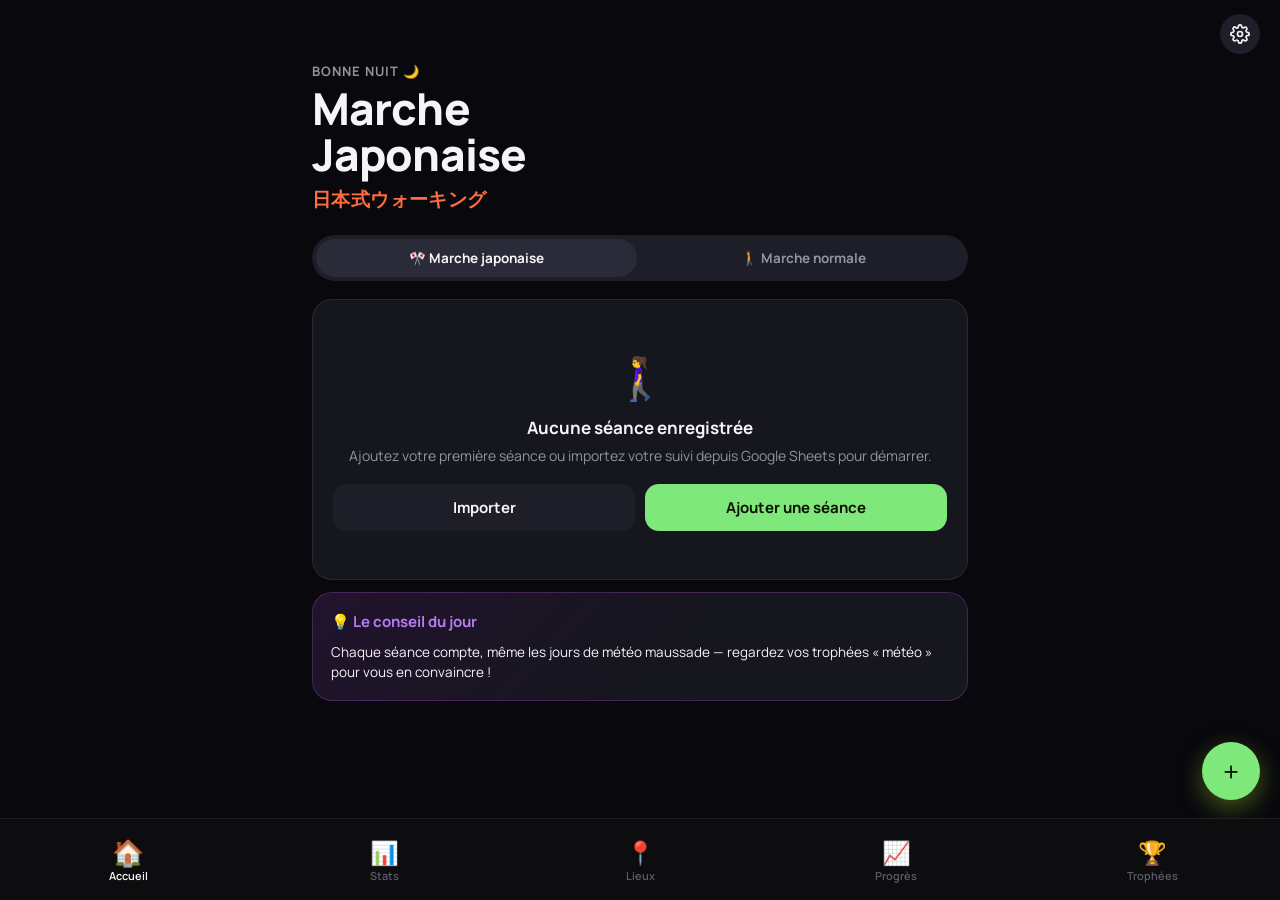
<file: index.html>
<!DOCTYPE html>
<html lang="fr">
<head>
<meta charset="UTF-8">
<meta name="viewport" content="width=device-width, initial-scale=1, viewport-fit=cover, maximum-scale=1">
<title>Marche japonaise</title>
<meta name="description" content="Suivi de vos séances de marche japonaise (interval walking) : statistiques, records, lieux et trophées.">
<meta name="theme-color" content="#08080D">
<link rel="icon" href="data:image/svg+xml,<svg xmlns=%22http://www.w3.org/2000/svg%22 viewBox=%220 0 100 100%22><text y=%22.9em%22 font-size=%2290%22>🚶</text></svg>">
<link rel="stylesheet" href="css/style.css?v=2026090102">
</head>
<body>

<header class="app-header">
  <div class="header-actions">
    <button class="icon-btn" id="btn-settings" title="Objectifs & réglages" aria-label="Réglages">
      <svg viewBox="0 0 24 24" fill="none" stroke="currentColor" stroke-width="2" stroke-linecap="round" stroke-linejoin="round"><circle cx="12" cy="12" r="3"></circle><path d="M19.4 15a1.65 1.65 0 0 0 .33 1.82l.06.06a2 2 0 1 1-2.83 2.83l-.06-.06a1.65 1.65 0 0 0-1.82-.33 1.65 1.65 0 0 0-1 1.51V21a2 2 0 0 1-4 0v-.09A1.65 1.65 0 0 0 9 19.4a1.65 1.65 0 0 0-1.82.33l-.06.06a2 2 0 1 1-2.83-2.83l.06-.06a1.65 1.65 0 0 0 .33-1.82 1.65 1.65 0 0 0-1.51-1H3a2 2 0 0 1 0-4h.09A1.65 1.65 0 0 0 4.6 9a1.65 1.65 0 0 0-.33-1.82l-.06-.06a2 2 0 1 1 2.83-2.83l.06.06a1.65 1.65 0 0 0 1.82.33H9a1.65 1.65 0 0 0 1-1.51V3a2 2 0 0 1 4 0v.09a1.65 1.65 0 0 0 1 1.51 1.65 1.65 0 0 0 1.82-.33l.06-.06a2 2 0 1 1 2.83 2.83l-.06.06a1.65 1.65 0 0 0-.33 1.82V9a1.65 1.65 0 0 0 1.51 1H21a2 2 0 0 1 0 4h-.09a1.65 1.65 0 0 0-1.51 1z"></path></svg>
    </button>
  </div>
</header>

<main>

  <!-- ==================== ACCUEIL ==================== -->
  <section class="view active" id="view-accueil">
    <div id="accueil-content"></div>
  </section>

  <!-- ==================== STATS ==================== -->
  <section class="view" id="view-stats">
    <h2 class="section-title first">Statistiques</h2>
    <p class="section-sub">Vos chiffres, semaine après semaine, mois après mois.</p>
    <div id="stats-content"></div>
  </section>

  <!-- ==================== LIEUX ==================== -->
  <section class="view" id="view-lieux">
    <h2 class="section-title first">Lieux</h2>
    <p class="section-sub">Où vous marchez, et ce que ça donne à chaque endroit.</p>
    <div id="lieux-content"></div>
  </section>

  <!-- ==================== PROGRÈS ==================== -->
  <section class="view" id="view-progres">
    <h2 class="section-title first">Progrès</h2>
    <p class="section-sub">Records personnels, contexte de chaque exploit, et évolution.</p>
    <div id="progres-content"></div>
  </section>

  <!-- ==================== TROPHÉES ==================== -->
  <section class="view" id="view-trophees">
    <h2 class="section-title first">Trophées</h2>
    <p class="section-sub">190 trophées à débloquer : 150 taillés pour le format exact de la marche japonaise, 40 pour la marche normale.</p>
    <div id="trophees-content"></div>
  </section>

</main>

<button class="fab" id="btn-add-fab" title="Ajouter une séance" aria-label="Ajouter une séance">+</button>

<nav class="bottom-nav" id="bottom-nav">
  <button class="nav-btn active" data-view="accueil">
    <span class="nav-emoji">🏠</span>
    <span>Accueil</span>
  </button>
  <button class="nav-btn" data-view="stats">
    <span class="nav-emoji">📊</span>
    <span>Stats</span>
  </button>
  <button class="nav-btn" data-view="lieux">
    <span class="nav-emoji">📍</span>
    <span>Lieux</span>
  </button>
  <button class="nav-btn" data-view="progres">
    <span class="nav-emoji">📈</span>
    <span>Progrès</span>
  </button>
  <button class="nav-btn" data-view="trophees">
    <span class="nav-emoji">🏆</span>
    <span>Trophées</span>
  </button>
</nav>

<!-- ==================== MODALE : ajout / édition séance ==================== -->
<div class="modal-overlay hidden" id="modal-session">
  <div class="modal-sheet">
    <div class="modal-handle"></div>
    <div class="modal-title">
      <span id="session-modal-title">Nouvelle séance</span>
      <span class="close-x" data-close="modal-session">✕</span>
    </div>
    <form id="form-session">
      <input type="hidden" id="f-id">
      <div class="form-group">
        <label>Type de séance</label>
        <div class="type-toggle" id="form-type-toggle">
          <button type="button" class="type-btn active" data-type="japonaise">🎌 Marche japonaise</button>
          <button type="button" class="type-btn" data-type="normale">🚶 Marche normale</button>
        </div>
        <input type="hidden" id="f-type" value="japonaise">
      </div>
      <div class="form-row">
        <div class="form-group">
          <label for="f-date">Date</label>
          <input type="date" id="f-date" required>
        </div>
        <div class="form-group">
          <label for="f-lieu">Lieu</label>
          <input type="text" id="f-lieu" placeholder="Ex. Parc des Buttes-Chaumont" required>
        </div>
      </div>
      <div class="form-row">
        <div class="form-group">
          <label for="f-distance">Distance (km)</label>
          <input type="text" inputmode="decimal" id="f-distance" placeholder="Ex. 3,2" required>
        </div>
        <div class="form-group">
          <label for="f-meteo">Météo</label>
          <input type="text" id="f-meteo" placeholder="Ex. Soleil, 18°C">
        </div>
      </div>
      <div class="form-row">
        <div class="form-group">
          <label for="f-duree">Durée</label>
          <input type="text" id="f-duree" placeholder="Ex. 30 ou 30:00">
          <p class="hint">En minutes, ou mm:ss.</p>
        </div>
        <div class="form-group">
          <label for="f-fc">FC moyenne (bpm)</label>
          <input type="text" inputmode="numeric" id="f-fc" placeholder="Ex. 118">
        </div>
      </div>
      <div class="form-row">
        <div class="form-group">
          <label for="f-rythme-moyen" id="lbl-rythme-moyen">Rythme moyen</label>
          <input type="text" id="f-rythme-moyen" placeholder="Ex. 7'30">
          <p class="hint" id="hint-rythme-moyen">Format min'sec, ex. 7'30 = 7 min 30/km.</p>
        </div>
        <div class="form-group">
          <label for="f-kcal">Kilocalories</label>
          <input type="text" inputmode="numeric" id="f-kcal" placeholder="Ex. 210">
        </div>
      </div>
      <div class="form-row" id="row-intervalles">
        <div class="form-group">
          <label for="f-rythme-rapide">Intervalle le + rapide</label>
          <input type="text" id="f-rythme-rapide" placeholder="Ex. 5'45">
        </div>
        <div class="form-group">
          <label for="f-rythme-lent">Intervalle le + lent</label>
          <input type="text" id="f-rythme-lent" placeholder="Ex. 8'20">
        </div>
      </div>
      <div class="form-group">
        <label for="f-commentaire">Commentaire</label>
        <textarea id="f-commentaire" placeholder="Sensations, anecdotes, contexte de la séance..."></textarea>
      </div>
      <div class="btn-row" style="margin-top: 18px;">
        <button type="button" class="btn btn-danger hidden" id="btn-delete-session">Supprimer</button>
        <button type="submit" class="btn btn-primary">Enregistrer</button>
      </div>
    </form>
  </div>
</div>

<!-- ==================== MODALE : réglages / objectifs / import / export ==================== -->
<div class="modal-overlay hidden" id="modal-settings">
  <div class="modal-sheet">
    <div class="modal-handle"></div>
    <div class="modal-title">
      <span>Réglages</span>
      <span class="close-x" data-close="modal-settings">✕</span>
    </div>

    <h3 class="card-title" style="margin-top:10px;">Importer un Google Sheet</h3>
    <p class="section-sub" style="margin-top:-4px;">
      Colonnes attendues : date, lieu, distance, météo, durée, fréquence cardiaque moyenne, rythme moyen,
      rythme de l'intervalle le plus rapide, rythme de l'intervalle le plus lent, kilocalories totales, commentaires.
      Une colonne <b>type</b> facultative (« Marche japonaise » / « Marche normale ») permet de préciser le type de
      séance ; sans elle, tout est importé comme marche japonaise.
      Les rythmes au format <b>X'YY</b> sont lus comme <b>X'YY"</b> (min'sec/km).
    </p>
    <div class="form-group">
      <label for="import-file">Fichier CSV (export Google Sheets)</label>
      <input type="file" id="import-file" accept=".csv,text/csv">
    </div>
    <div class="form-group">
      <label for="import-url">…ou lien « Publier sur le web » (CSV)</label>
      <input type="text" id="import-url" placeholder="https://docs.google.com/spreadsheets/d/.../pub?output=csv">
    </div>
    <div class="form-group">
      <label for="import-paste">…ou coller le contenu CSV directement</label>
      <textarea id="import-paste" placeholder="date;lieu;distance;météo;durée;..."></textarea>
    </div>
    <div id="import-preview"></div>
    <div class="btn-row">
      <button class="btn btn-secondary" id="btn-import-url">Charger depuis le lien</button>
      <button class="btn btn-primary" id="btn-import-run">Importer</button>
    </div>

    <h3 class="card-title" style="margin-top:26px;">Exporter mes données</h3>
    <div class="btn-row">
      <button class="btn btn-secondary" id="btn-export-csv">Exporter en CSV</button>
      <button class="btn btn-secondary" id="btn-export-json">Sauvegarde JSON</button>
    </div>

    <h3 class="card-title" style="margin-top:26px; color: var(--red);">Zone danger</h3>
    <button class="btn btn-danger" id="btn-wipe">Effacer toutes les données</button>
  </div>
</div>

<!-- ==================== MODALE : détail trophée ==================== -->
<div class="modal-overlay hidden" id="modal-trophy">
  <div class="modal-sheet" style="text-align:center; padding-top: 30px;">
    <div class="modal-handle"></div>
    <span class="close-x" data-close="modal-trophy" style="position:absolute; right:20px; top:16px;">✕</span>
    <div id="trophy-detail"></div>
  </div>
</div>

<div id="toast-root"></div>

<script src="js/trophies.js?v=2026090102"></script>
<script src="js/app.js?v=2026090102"></script>
</body>
</html>
</file>
<file: css/style.css>
/* ==========================================================================
   Marche Japonaise — Feuille de style
   Inspiration : app "Forme" d'iOS (fond noir profond, cartes ardoise,
   anneaux de progression rouge / vert / cyan, bottom nav fixe).
   ========================================================================== */

@import url('https://fonts.googleapis.com/css2?family=Manrope:wght@400;500;600;700;800&family=DM+Mono:wght@400;500&display=swap');

:root {
  --bg: #08080D;
  --bg-elevated: #16161F;
  --bg-elevated-2: #1E1E29;
  --bg-elevated-3: #2A2A38;
  --text: #F5F5F7;
  --text-secondary: #93939F;
  --text-tertiary: #5C5C68;

  --red: #FA4360;
  --red-dim: #4A1220;
  --green: #7FE87A;
  --green-dim: #12280F;
  --cyan: #32D1E0;
  --cyan-dim: #0E2C30;
  --gold: #FFD60A;
  --purple: #B87CF2;
  --blue: #4C9CFF;
  --orange: #FF6E40;
  --orange-dim: #3A2018;

  --separator: rgba(255, 255, 255, 0.08);
  --radius-lg: 26px;
  --radius: 20px;
  --radius-sm: 14px;

  --nav-h: 82px;
  --font-display: 'Manrope', -apple-system, BlinkMacSystemFont, "Segoe UI", sans-serif;
  --font-mono: 'DM Mono', ui-monospace, 'SF Mono', Menlo, monospace;
}

* { box-sizing: border-box; }
html, body {
  margin: 0;
  padding: 0;
  background: var(--bg);
  color: var(--text);
  font-family: var(--font-display);
  -webkit-font-smoothing: antialiased;
  overscroll-behavior-y: none;
}

body {
  min-height: 100vh;
  padding-bottom: calc(var(--nav-h) + env(safe-area-inset-bottom, 0px));
}

a { color: inherit; }
button { font-family: inherit; }

::-webkit-scrollbar { width: 0; height: 0; }

.hidden { display: none !important; }

/* ---------------------------------------------------------------- Header */
.app-header {
  padding: 14px 20px 0;
  position: sticky;
  top: 0;
  z-index: 20;
  display: flex;
  justify-content: flex-end;
}
.header-actions {
  display: flex;
  gap: 8px;
}
.icon-btn {
  width: 40px;
  height: 40px;
  border-radius: 50%;
  background: var(--bg-elevated-2);
  border: none;
  color: var(--text);
  display: flex;
  align-items: center;
  justify-content: center;
  cursor: pointer;
}
.icon-btn svg { width: 20px; height: 20px; }
.icon-btn:active { background: var(--bg-elevated-3); }

/* ---------------------------------------------------------------- Hero (Accueil) */
.hero {
  margin: 4px 0 22px;
}
.hero .eyebrow {
  font-size: 13px;
  color: var(--text-secondary);
  font-weight: 700;
  text-transform: uppercase;
  letter-spacing: 0.08em;
  margin: 0 0 6px;
}
.hero h1 {
  font-size: 44px;
  font-weight: 800;
  line-height: 1.04;
  margin: 0;
  letter-spacing: -0.02em;
}
.hero .jp {
  color: var(--orange);
  font-weight: 700;
  font-size: 19px;
  margin: 8px 0 0;
  letter-spacing: 0.02em;
}

/* ------------------------------------------------------------- Sections */
main { padding: 4px 20px 40px; max-width: 720px; margin: 0 auto; }
.view { display: none; animation: fadein .25s ease; }
.view.active { display: block; }
@keyframes fadein { from { opacity: 0; transform: translateY(6px);} to {opacity:1; transform:none;} }

.section-title {
  font-size: 22px;
  font-weight: 800;
  margin: 28px 0 12px;
  letter-spacing: -0.01em;
}
.section-title.first { margin-top: 8px; }
.section-sub {
  font-size: 13px;
  color: var(--text-secondary);
  margin: -8px 0 14px;
}

/* ------------------------------------------------------------- Cartes */
.card {
  background: var(--bg-elevated);
  border-radius: var(--radius);
  padding: 18px;
  margin-bottom: 12px;
  border: 1px solid var(--separator);
}
.card-title {
  font-size: 15px;
  font-weight: 700;
  margin: 0 0 10px;
  color: var(--text);
}
.card-title .muted { color: var(--text-secondary); font-weight: 500; }

.empty-state {
  text-align: center;
  padding: 48px 20px;
  color: var(--text-secondary);
}
.empty-state .emoji { font-size: 42px; display: block; margin-bottom: 10px; }
.empty-state h3 { color: var(--text); font-size: 17px; margin: 0 0 6px; }
.empty-state p { font-size: 14px; margin: 0 0 18px; line-height: 1.5; }

/* ---------------------------------------------------------- Anneaux */
.rings-card {
  background: radial-gradient(120% 140% at 20% 0%, #1c1c20 0%, #0b0b0d 70%);
  border-radius: var(--radius-lg);
  padding: 22px;
  display: flex;
  align-items: center;
  gap: 20px;
  border: 1px solid var(--separator);
}
.rings-svg { width: 148px; height: 148px; flex-shrink: 0; }
.rings-legend { flex: 1; display: flex; flex-direction: column; gap: 10px; }
.legend-row { display: flex; align-items: center; gap: 10px; font-size: 13px; }
.legend-dot { width: 10px; height: 10px; border-radius: 50%; flex-shrink: 0; }
.legend-row b { font-size: 15px; font-weight: 800; }
.legend-row .lbl { color: var(--text-secondary); }

/* ---------------------------------------------------------- Stat grid (cartes à pastilles) */
.stat-grid {
  display: grid;
  grid-template-columns: repeat(2, 1fr);
  gap: 10px;
}
.stat-tile {
  position: relative;
  background: var(--bg-elevated);
  border-radius: var(--radius-lg);
  padding: 18px 18px 16px;
  border: 1px solid var(--separator);
  overflow: hidden;
}
.stat-tile::after {
  content: "";
  position: absolute;
  top: -30px; right: -30px;
  width: 100px; height: 100px;
  border-radius: 50%;
  filter: blur(2px);
  opacity: 0.5;
  background: var(--blob, transparent);
}
.stat-tile .icon { font-size: 26px; display: block; margin-bottom: 22px; position: relative; z-index: 1; }
.stat-tile .val {
  font-size: 28px;
  font-weight: 800;
  display: block;
  position: relative; z-index: 1;
  letter-spacing: -0.01em;
}
.stat-tile .val .unit { font-size: 15px; font-weight: 600; color: var(--text-secondary); margin-left: 4px; }
.stat-tile .lbl {
  font-size: 13px;
  color: var(--text-secondary);
  margin-top: 3px;
  display: block;
  position: relative; z-index: 1;
}
.stat-tile.blob-red { --blob: radial-gradient(circle, rgba(250,67,96,.55), transparent 70%); }
.stat-tile.blob-blue { --blob: radial-gradient(circle, rgba(76,156,255,.55), transparent 70%); }
.stat-tile.blob-green { --blob: radial-gradient(circle, rgba(127,232,122,.5), transparent 70%); }
.stat-tile.blob-purple { --blob: radial-gradient(circle, rgba(184,124,242,.5), transparent 70%); }
.stat-tile.accent-red .val { color: var(--red); }
.stat-tile.accent-green .val { color: var(--green); }
.stat-tile.accent-cyan .val { color: var(--cyan); }
.stat-tile.accent-gold .val { color: var(--gold); }

/* ---------------------------------------------------------- Carte série (streak) */
.streak-card {
  display: flex;
  align-items: center;
  gap: 16px;
  background: linear-gradient(135deg, rgba(255,110,64,.16), var(--bg-elevated) 65%);
  border: 1px solid rgba(255,110,64,.28);
  border-radius: var(--radius-lg);
  padding: 20px;
  margin: 14px 0;
}
.streak-card .flame { font-size: 34px; flex-shrink: 0; }
.streak-card .title { font-size: 19px; font-weight: 800; margin: 0 0 2px; }
.streak-card .sub { font-size: 13px; color: var(--text-secondary); margin: 0; line-height: 1.4; }

/* ---------------------------------------------------------- Bandeau "cette semaine" */
.week-strip {
  display: flex;
  align-items: flex-end;
  justify-content: space-between;
  gap: 8px;
  height: 118px;
  padding: 8px 4px 0;
}
.week-col { flex: 1; display: flex; flex-direction: column; align-items: center; justify-content: flex-end; gap: 8px; height: 100%; }
.week-col .week-bar { width: 100%; max-width: 34px; border-radius: 10px; background: var(--bg-elevated-3); height: 6px; }
.week-col.active .week-bar { background: linear-gradient(180deg, #FF8A5C, var(--orange)); height: 74px; }
.week-col .week-lbl { font-size: 12px; font-weight: 700; color: var(--text-tertiary); }
.week-col.today .week-lbl { color: var(--orange); }

/* ---------------------------------------------------------- Carte "dernière séance" */
.pill {
  display: inline-block;
  background: var(--green-dim);
  color: var(--green);
  font-size: 12px;
  font-weight: 700;
  padding: 6px 12px;
  border-radius: 100px;
}
.card-header-row {
  display: flex;
  align-items: center;
  justify-content: space-between;
  margin-bottom: 6px;
}

/* ---------------------------------------------------------- Sélecteur de type de séance */
.type-toggle {
  display: flex;
  gap: 6px;
  background: var(--bg-elevated-2);
  border-radius: 100px;
  padding: 4px;
  margin-bottom: 18px;
}
.type-btn {
  flex: 1;
  border: none;
  background: transparent;
  color: var(--text-secondary);
  font-family: inherit;
  font-size: 13.5px;
  font-weight: 700;
  padding: 10px 8px;
  border-radius: 100px;
  cursor: pointer;
  white-space: nowrap;
}
.type-btn.active { background: var(--bg-elevated-3); color: var(--text); }
#form-type-toggle { margin-bottom: 4px; }

/* ---------------------------------------------------------- Records (podium) */
.record-row {
  display: flex;
  align-items: center;
  gap: 12px;
  padding: 12px 0;
  border-bottom: 1px solid var(--separator);
}
.record-row:last-child { border-bottom: none; }
.record-badge {
  width: 42px; height: 42px; border-radius: 12px;
  display: flex; align-items: center; justify-content: center;
  font-size: 20px; flex-shrink: 0;
}
.record-info { flex: 1; min-width: 0; }
.record-info .title { font-size: 14px; font-weight: 700; }
.record-info .meta { font-size: 12.5px; color: var(--text-secondary); margin-top: 1px; }
.record-value { font-family: var(--font-mono); font-weight: 500; font-size: 16px; text-align: right; }

/* ---------------------------------------------------------- Séances list */
.session-item {
  display: flex;
  align-items: center;
  gap: 14px;
  padding: 14px 0;
  border-bottom: 1px solid var(--separator);
  cursor: pointer;
}
.session-item:last-child { border-bottom: none; }
.session-date {
  width: 48px; text-align: center; flex-shrink: 0;
}
.session-date .d { font-size: 20px; font-weight: 800; line-height: 1; }
.session-date .m { font-size: 11px; color: var(--text-secondary); text-transform: uppercase; }
.session-mid { flex: 1; min-width: 0; }
.session-mid .lieu { font-size: 15px; font-weight: 700; white-space: nowrap; overflow: hidden; text-overflow: ellipsis; }
.session-mid .sub { font-size: 12.5px; color: var(--text-secondary); margin-top: 2px; }
.session-end { text-align: right; flex-shrink: 0; }
.session-end .km { font-family: var(--font-mono); font-weight: 500; font-size: 15px; }
.session-end .kcal { font-size: 11.5px; color: var(--red); margin-top: 2px; }

/* ---------------------------------------------------------- Boutons */
.btn {
  display: inline-flex;
  align-items: center;
  justify-content: center;
  gap: 8px;
  padding: 13px 20px;
  border-radius: 14px;
  border: none;
  font-weight: 700;
  font-size: 15px;
  cursor: pointer;
  width: 100%;
}
.btn-primary { background: var(--green); color: #0a0d00; }
.btn-secondary { background: var(--bg-elevated-2); color: var(--text); }
.btn-ghost { background: transparent; color: var(--text-secondary); }
.btn-danger { background: var(--red-dim); color: var(--red); }
.btn-row { display: flex; gap: 10px; }
.btn-row .btn { width: auto; flex: 1; }
.btn:active { filter: brightness(0.9); }
.fab {
  position: fixed;
  right: 20px;
  bottom: calc(var(--nav-h) + 18px + env(safe-area-inset-bottom, 0px));
  width: 58px; height: 58px;
  border-radius: 50%;
  background: var(--green);
  color: #0a0d00;
  border: none;
  font-size: 28px;
  display: flex; align-items: center; justify-content: center;
  box-shadow: 0 8px 24px rgba(184, 242, 39, 0.35);
  z-index: 30;
  cursor: pointer;
}

/* ---------------------------------------------------------- Bottom nav */
.bottom-nav {
  position: fixed;
  bottom: 0; left: 0; right: 0;
  height: calc(var(--nav-h) + env(safe-area-inset-bottom, 0px));
  padding-bottom: env(safe-area-inset-bottom, 0px);
  background: rgba(15, 15, 17, 0.92);
  backdrop-filter: blur(20px);
  -webkit-backdrop-filter: blur(20px);
  border-top: 1px solid var(--separator);
  display: flex;
  z-index: 40;
}
.nav-btn {
  flex: 1;
  background: none;
  border: none;
  color: var(--text-tertiary);
  display: flex;
  flex-direction: column;
  align-items: center;
  justify-content: center;
  gap: 4px;
  font-size: 11px;
  font-weight: 600;
  cursor: pointer;
  padding-top: 6px;
}
.nav-btn svg { width: 24px; height: 24px; }
.nav-emoji { font-size: 23px; line-height: 1; transition: transform .15s ease; }
.nav-btn.active .nav-emoji { transform: scale(1.12); }
.nav-btn.active { color: var(--text); }
.nav-btn.active svg { color: var(--green); }

/* ---------------------------------------------------------- Trophées */
.trophy-summary {
  display: flex;
  align-items: center;
  gap: 16px;
  margin-bottom: 18px;
}
.trophy-ring { width: 78px; height: 78px; flex-shrink: 0; }
.trophy-summary-text b { font-size: 24px; font-weight: 800; }
.trophy-summary-text .lbl { color: var(--text-secondary); font-size: 13px; }

.cat-filter {
  display: flex;
  gap: 8px;
  overflow-x: auto;
  padding-bottom: 10px;
  margin-bottom: 6px;
}
.cat-chip {
  flex-shrink: 0;
  padding: 8px 14px;
  border-radius: 100px;
  background: var(--bg-elevated-2);
  color: var(--text-secondary);
  font-size: 13px;
  font-weight: 600;
  border: 1px solid var(--separator);
  cursor: pointer;
  white-space: nowrap;
}
.cat-chip.active { background: var(--text); color: #000; border-color: var(--text); }

.trophy-grid {
  display: grid;
  grid-template-columns: repeat(3, 1fr);
  gap: 10px;
}
.trophy-cell {
  background: var(--bg-elevated);
  border-radius: var(--radius);
  border: 1px solid var(--separator);
  padding: 14px 8px;
  text-align: center;
  cursor: pointer;
}
.trophy-cell .emoji { font-size: 30px; display: block; margin-bottom: 6px; filter: grayscale(1) opacity(0.35); }
.trophy-cell.unlocked .emoji { filter: none; }
.trophy-cell.unlocked { border-color: rgba(255, 214, 10, 0.35); background: linear-gradient(160deg, rgba(255,214,10,0.10), var(--bg-elevated) 60%); }
.trophy-cell .nom { font-size: 11.5px; font-weight: 700; line-height: 1.25; color: var(--text-secondary); }
.trophy-cell.unlocked .nom { color: var(--text); }
.trophy-cell .bar { height: 3px; background: var(--bg-elevated-3); border-radius: 3px; margin-top: 8px; overflow: hidden; }
.trophy-cell .bar i { display: block; height: 100%; background: var(--gold); }

/* ---------------------------------------------------------- Lieux */
.lieu-card {
  display: flex;
  align-items: center;
  gap: 14px;
  padding: 4px 2px;
}
.lieu-pin {
  width: 44px; height: 44px; border-radius: 12px;
  background: var(--cyan-dim); color: var(--cyan);
  display: flex; align-items: center; justify-content: center; font-size: 20px; flex-shrink: 0;
}
.lieu-info { flex: 1; }
.lieu-info .nom { font-size: 15px; font-weight: 700; }
.lieu-info .meta { font-size: 12.5px; color: var(--text-secondary); margin-top: 2px; }

/* ---------------------------------------------------------- Modales */
.modal-overlay {
  position: fixed; inset: 0;
  background: rgba(0,0,0,0.6);
  z-index: 100;
  display: flex; align-items: flex-end;
  animation: fadein 0.2s ease;
}
.modal-overlay.hidden { display: none; }
.modal-sheet {
  background: #131315;
  width: 100%;
  max-height: 92vh;
  overflow-y: auto;
  border-radius: 22px 22px 0 0;
  padding: 14px 20px calc(28px + env(safe-area-inset-bottom, 0px));
  border-top: 1px solid var(--separator);
}
.modal-handle {
  width: 36px; height: 4px; background: var(--bg-elevated-3);
  border-radius: 3px; margin: 0 auto 14px;
}
.modal-title {
  font-size: 19px; font-weight: 800; margin: 0 0 4px;
  display: flex; align-items: center; justify-content: space-between;
}
.modal-title .close-x { color: var(--text-secondary); font-size: 20px; cursor: pointer; padding: 4px; }

.form-group { margin-bottom: 14px; }
.form-group label {
  display: block; font-size: 13px; font-weight: 600; color: var(--text-secondary); margin-bottom: 6px;
}
.form-group .hint { font-size: 11.5px; color: var(--text-tertiary); margin-top: 5px; }
.form-row { display: flex; gap: 10px; }
.form-row .form-group { flex: 1; }
input[type="text"], input[type="date"], input[type="number"], textarea, select {
  width: 100%;
  background: var(--bg-elevated-2);
  border: 1px solid var(--separator);
  border-radius: 12px;
  padding: 12px 14px;
  color: var(--text);
  font-size: 15px;
  font-family: inherit;
}
textarea { resize: vertical; min-height: 70px; }
input:focus, textarea:focus, select:focus { outline: 2px solid var(--green); outline-offset: 1px; }

/* ---------------------------------------------------------- Toast */
.toast {
  position: fixed;
  bottom: calc(var(--nav-h) + 14px + env(safe-area-inset-bottom, 0px));
  left: 50%; transform: translateX(-50%);
  background: #1f1f22;
  border: 1px solid var(--separator);
  color: var(--text);
  padding: 12px 20px;
  border-radius: 14px;
  font-size: 14px;
  font-weight: 600;
  z-index: 200;
  box-shadow: 0 10px 30px rgba(0,0,0,0.4);
  display: flex; align-items: center; gap: 8px;
  animation: toastin 0.25s ease;
}
@keyframes toastin { from { opacity:0; transform: translate(-50%, 10px);} to {opacity:1; transform: translate(-50%,0);} }

/* ---------------------------------------------------------- Charts */
.chart-wrap { position: relative; height: 180px; }
.bars {
  display: flex; align-items: flex-end; gap: 6px; height: 150px; padding-top: 10px;
}
.bar-col { flex: 1; display: flex; flex-direction: column; justify-content: flex-end; align-items: center; gap: 6px; height: 100%; }
.bar-col .bar-shape { width: 100%; border-radius: 6px 6px 3px 3px; background: var(--green); min-height: 3px; flex-shrink: 0; }
.bar-col .bar-lbl { font-size: 10px; color: var(--text-tertiary); }

.tip-card {
  background: linear-gradient(135deg, rgba(191,90,242,0.14), var(--bg-elevated) 55%);
  border: 1px solid rgba(191,90,242,0.25);
}
.tip-card .card-title { color: var(--purple); }

.fact-row { display: flex; gap: 12px; align-items: flex-start; padding: 10px 0; border-bottom: 1px solid var(--separator); }
.fact-row:last-child { border-bottom: none; }
.fact-row .emoji { font-size: 20px; }
.fact-row .txt { font-size: 13.5px; line-height: 1.4; color: var(--text); }
.fact-row .txt b { color: var(--green); }

@media (min-width: 640px) {
  main { padding: 4px 32px 40px; }
}
</file>
